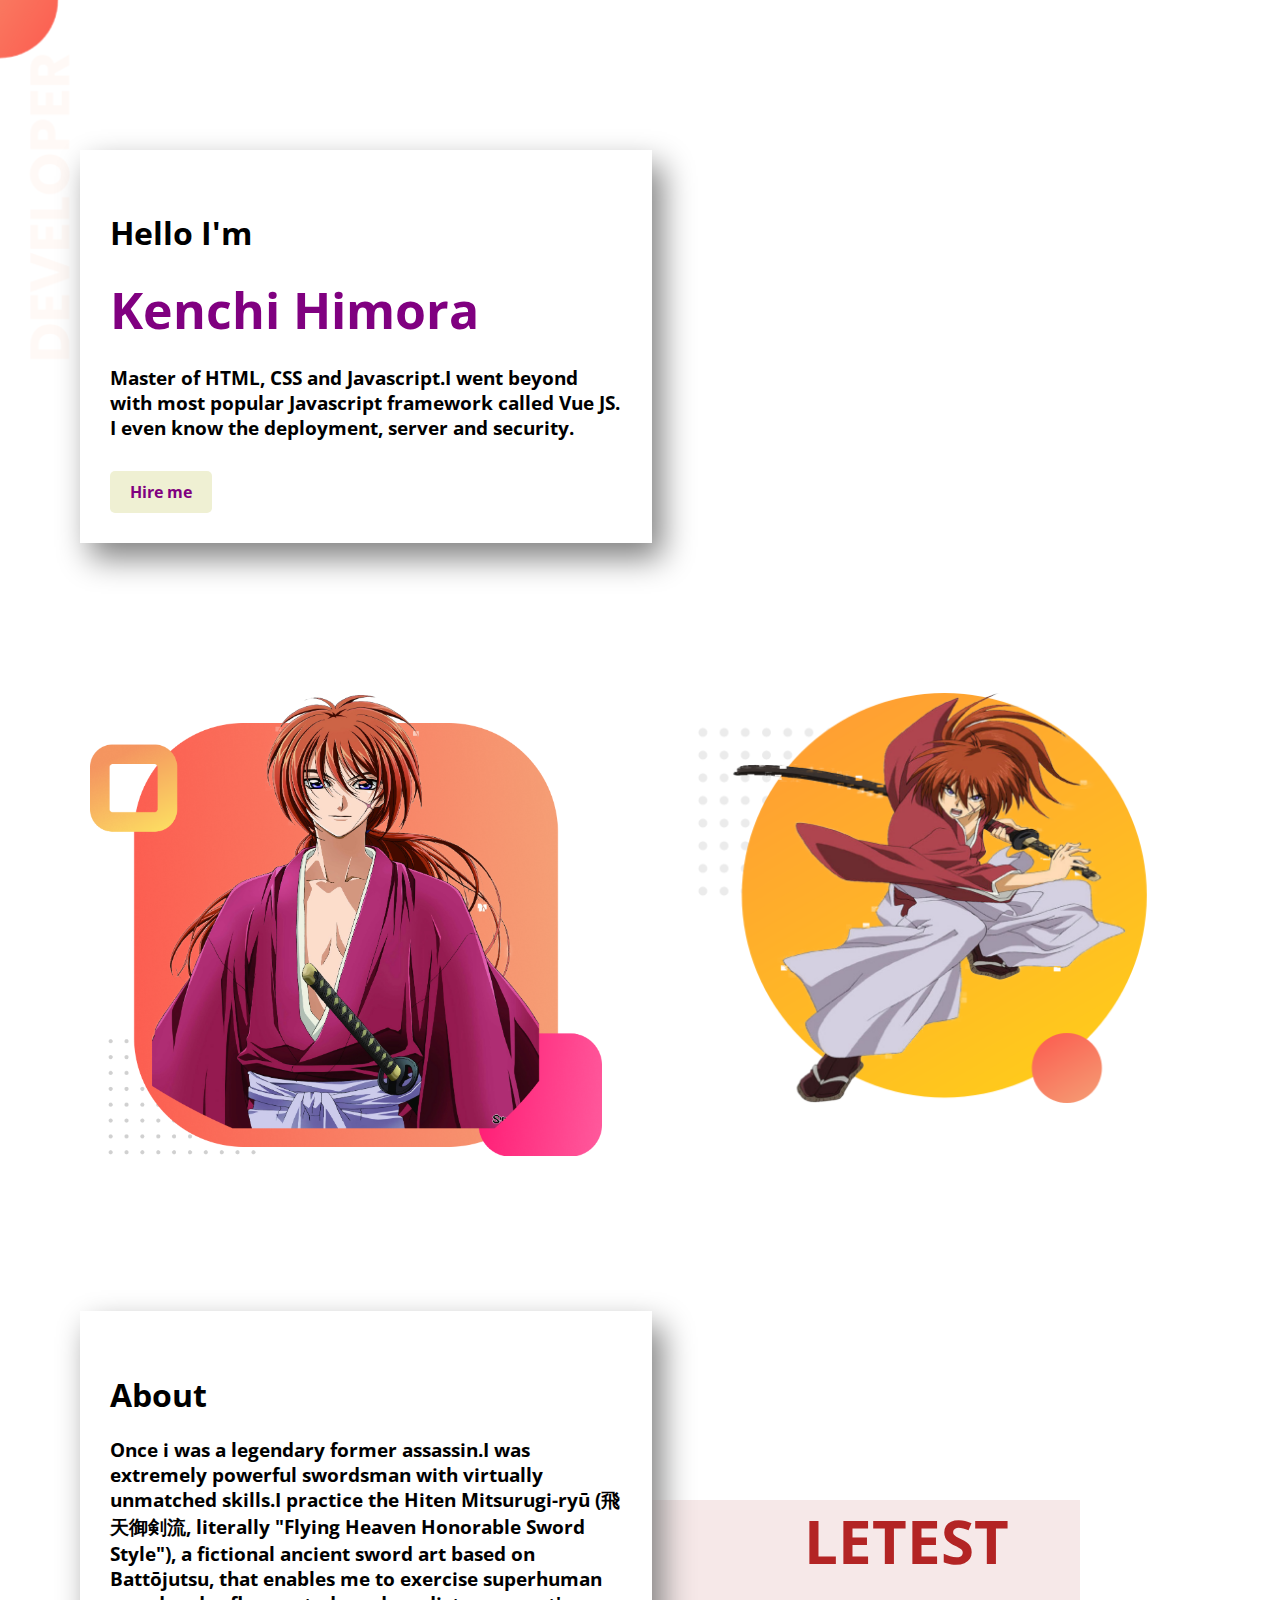
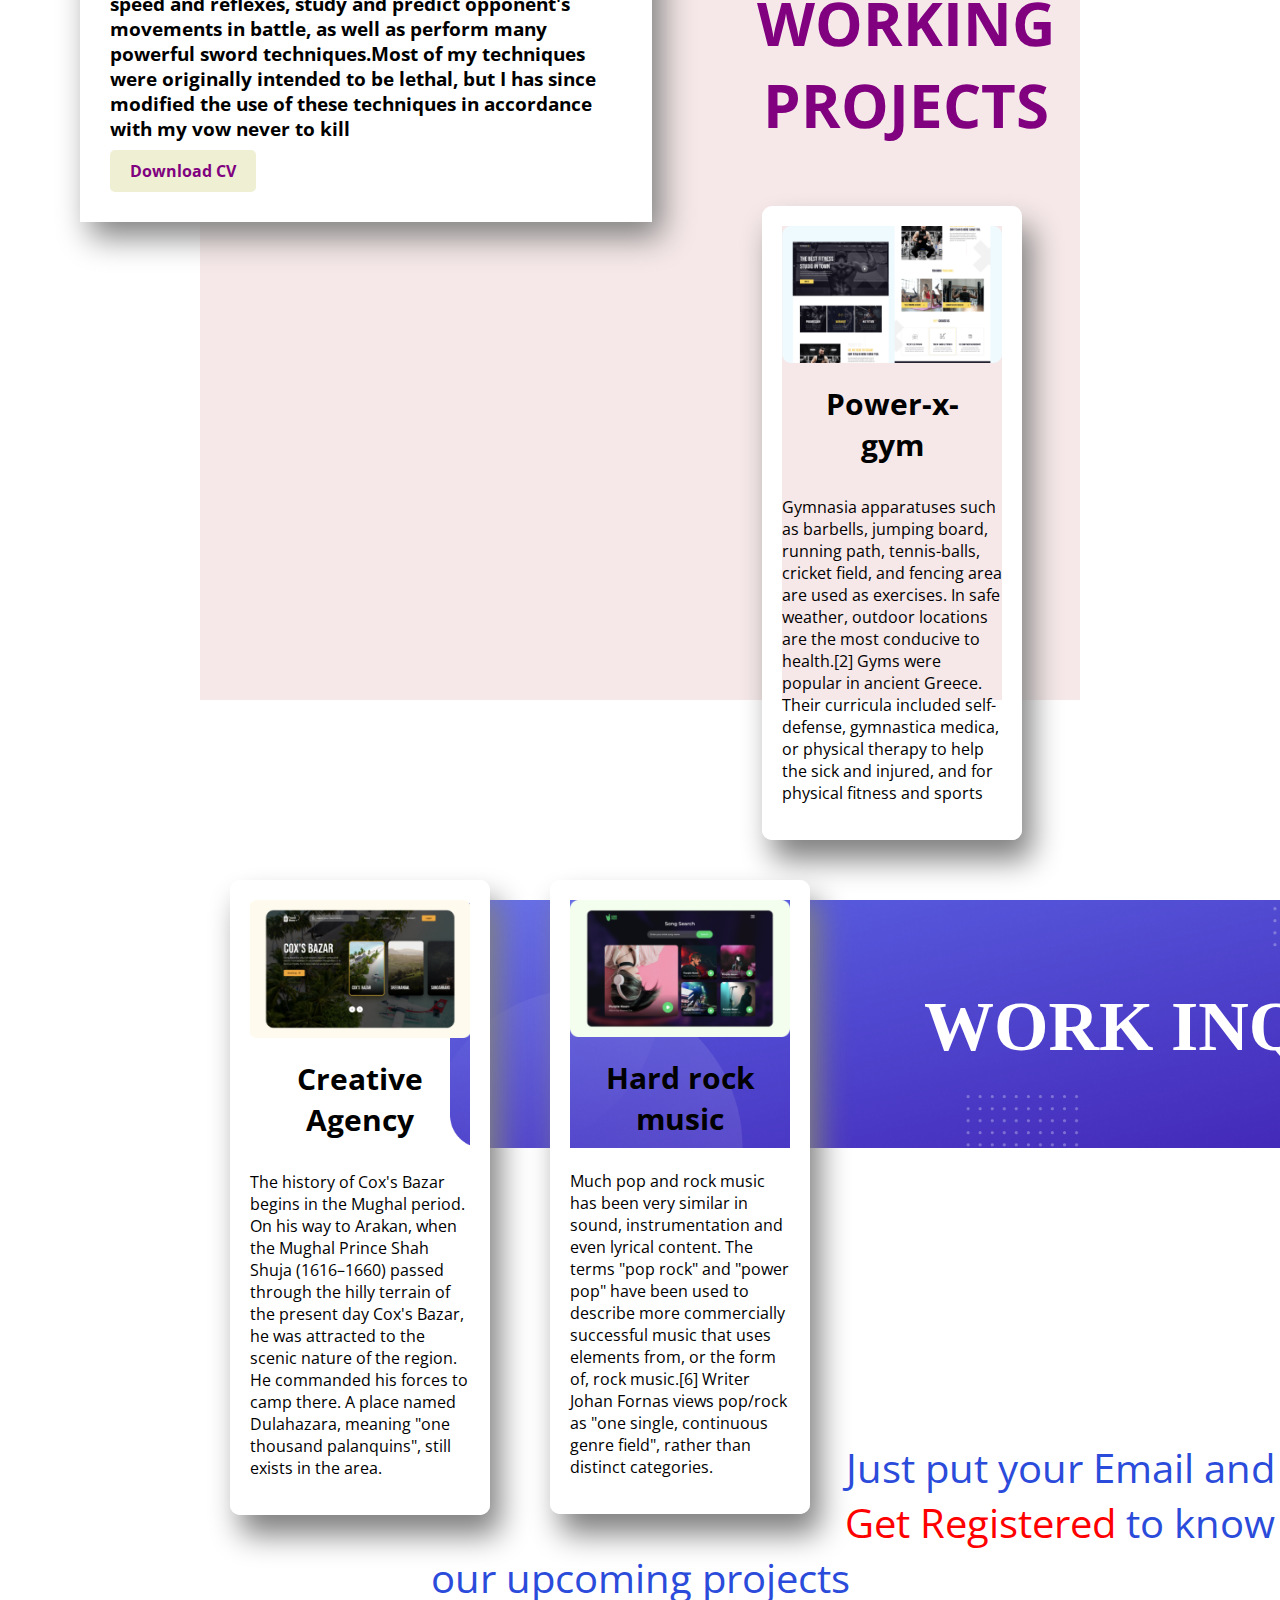
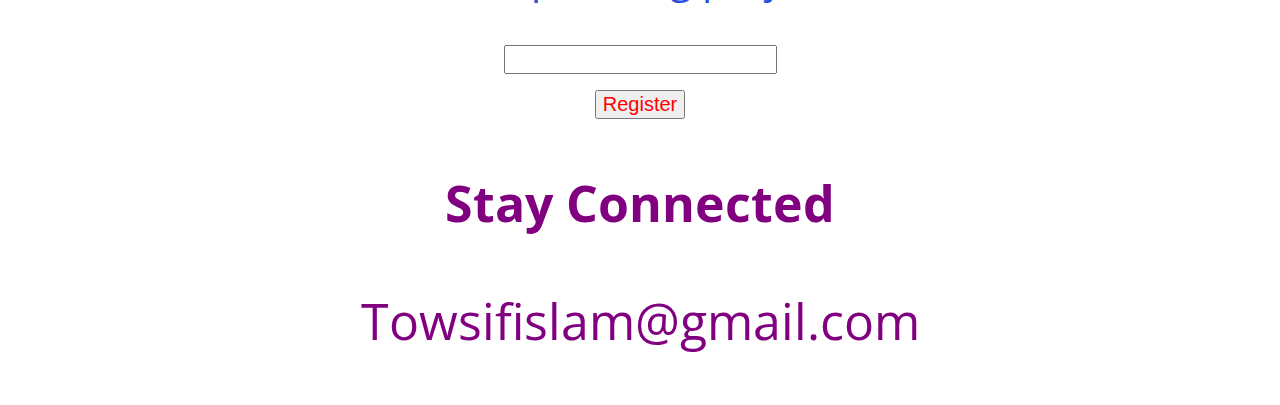
<file: portfolio.html>
<!DOCTYPE html>
<html lang="en">
<head>
    <meta charset="UTF-8">
    <meta name="viewport" content="width=device-width, initial-scale=1.0">
    <title>portfolio</title>
    <link rel="preconnect" href="https://fonts.gstatic.com">
    <link href="https://fonts.googleapis.com/css2?family=Open+Sans+Condensed:wght@300&display=swap" rel="stylesheet">
    <link rel="stylesheet" href="style.css">
</head>
<body>
    <section class="top-banner">
        <div class="half-width text">
           <h1> Hello I'm</h1>
           <h1> <span class="name-highlight"> Kenchi Himora</span></h1>
           <h3> Master of HTML, CSS and Javascript.I went beyond with most popular Javascript framework called Vue JS. I even know the deployment, server and security.</h3>
           <br/>
           <a class="link-button" target="_blank" href="https://www.facebook.com/TowsifTanim"> Hire me</a>
        </div>
        <div class="half-width">
            <img class="img1" src="img/img1.png" alt="">
        </div>
        <div class="half-width">
            <img  src="img/img2.png" alt="">
        </div>
        <div class="half-width text">
            <h1> About</h1>
            <h3>Once i was a legendary former assassin.I was extremely powerful swordsman with virtually unmatched skills.I practice the Hiten Mitsurugi-ryū (飛天御剣流, literally "Flying Heaven Honorable Sword Style"), a fictional ancient sword art based on Battōjutsu, that enables me to exercise superhuman speed and reflexes, study and predict opponent's movements in battle, as well as perform many powerful sword techniques.Most of my techniques were originally intended to be lethal, but I has since modified the use of these techniques in accordance with my vow never to kill</h3>
            <a class="link-button" target="_blank" href="https://www.facebook.com/TowsifTanim"> Download CV</a>
        </div>

    </section>
    <section class="project">
        <div>
            <h1 class="project-text"> <span class="letest"> LETEST</span> WORKING PROJECTS </h1>
        </div>
        <div class="width">
            
               <a target="_blank" href="https://www.facebook.com/TowsifTanim"><img class="project-img" src="img/img3.png" alt=""></a>
           
            <div class="img-text">Power-x-gym</div>
                 <p>Gymnasia apparatuses such as barbells, jumping board, running path, tennis-balls, cricket field, and fencing area are used as exercises. In safe weather, outdoor locations are the most conducive to health.[2] Gyms were popular in ancient Greece. Their curricula included self-defense, gymnastica medica, or physical therapy to help the sick and injured, and for physical fitness and sports</p>
        </div>    
        <div class="width">
            
               <a target="_blank" href="https://www.facebook.com/TowsifTanim"><img class="project-img " src="img/img4.png" alt=""></a>
            
            <div class="img-text">Creative Agency</div>
                 <p>The history of Cox's Bazar begins in the Mughal period. On his way to Arakan, when the Mughal Prince Shah Shuja (1616–1660) passed through the hilly terrain of the present day Cox's Bazar, he was attracted to the scenic nature of the region. He commanded his forces to camp there. A place named Dulahazara, meaning "one thousand palanquins", still exists in the area.</p>
        </div>
        <div class="width">    
           
               <a target="_blank" href="https://www.facebook.com/TowsifTanim"><img class="project-img " src="img/img5.png" alt=""></a>
               
            <div class="img-text">Hard rock music</div>
                 <p>Much pop and rock music has been very similar in sound, instrumentation and even lyrical content. The terms "pop rock" and "power pop" have been used to describe more commercially successful music that uses elements from, or the form of, rock music.[6] Writer Johan Fornas views pop/rock as "one single, continuous genre field", rather than distinct categories. </p>
        </div>    
    </section>
    <section class="inquiry">
        <div class="work">
            <h4>            
                     <span class="text2">WORK INQUIRY</span>                                                                   <a target="_blank" class="chat0" href="https://www.facebook.com/TowsifTanim"><span class="chat">   Let's Chat   </span> ></a> </h4>
        </div>
    </section>
    <section class="end">
        <div>
             <p class="end1">
                 Just put your Email and <span class="end2">Get Registered</span> to know our upcoming projects
             </p>
             <p>  <input class="input" type="text"></p>
             <p> <a target="_blank" href="https://www.facebook.com/TowsifTanim"><button class="input">Register</button></a> </p>
             <p class="end3"> <b>Stay Connected </b> </p>
             <p class="end4"> Towsifislam@gmail.com </p>
        </div>
    </section>
    

    
</body>
</html>
</file>
<file: style.css>
body{
    font-family: 'Open Sans Condensed', sans-serif;
    margin: 0;
}
.name-highlight{
    color: purple;
    font-size: 50px;
}
.half-width{
    width: 40%;
    float: left;
    margin-left: 5%;
    padding-left: 2%;
}
.half-width img{
    width: 100%;
}
.top-banner{
    background-image: url(img/bg.png);
    background-repeat: no-repeat;
    height: 800px;
    
}

.text{
    background-color: white;
    box-shadow: 10px 15px 30px grey;
    margin: 150px 80px;
    padding: 40px 30px;
}
.link-button{
    text-decoration: none;
    background-color: rgb(239, 240, 211);
    padding: 10px 20px;
    border-radius: 5px;
    color:purple;
    font-weight: 700;
}
.project{
    height: 800px;
    background-color: rgba(235, 202, 202, 0.438);
    margin: 200px ;
}
.project-text{
    margin-top: 700px;
    font-size: 60px;
    text-align: center;
    color: purple;
}
.letest{
    color:rgb(179, 36, 36);
}
.width{
    width: 25%;
    float:left;
    border: 20px solid white;
    border-radius: 10px;
    box-shadow: 10px 20px 30px grey;
    margin: 20px 30px;
}
.width img{
    width:100%;
    height: auto;
}
.img-text{
    font-size: 30px;
    font-weight: 700;
    padding: 15px;
    text-align: center;
}
.inquiry{
    height: 500px;
    background-image: url(img/img6.png);
    background-repeat: no-repeat;
    background-size:1000px;
    margin-left: 450px;
}
.work{
    white-space:pre;
}
.text2{
    font-family:serif;
    font-size: 70px;
    color: white;
}
.chat{
    color:purple;
    background-color: rgb(243, 238, 233);
    font-size: 20px;
    padding: 10px 10px;
    border-radius: 10px;
}
.chat0{
    text-decoration: none;
}
.end{
    text-align: center;
}
.end1{
    font-size: 40px;
    color: rgb(43, 75, 219);
}
.end2{
    color: red;
}
.input{
    font-size: 20px;
    color: red;
}
.end3,.end4{
    font-size: 50px;
    color:purple ;
}
</file>
